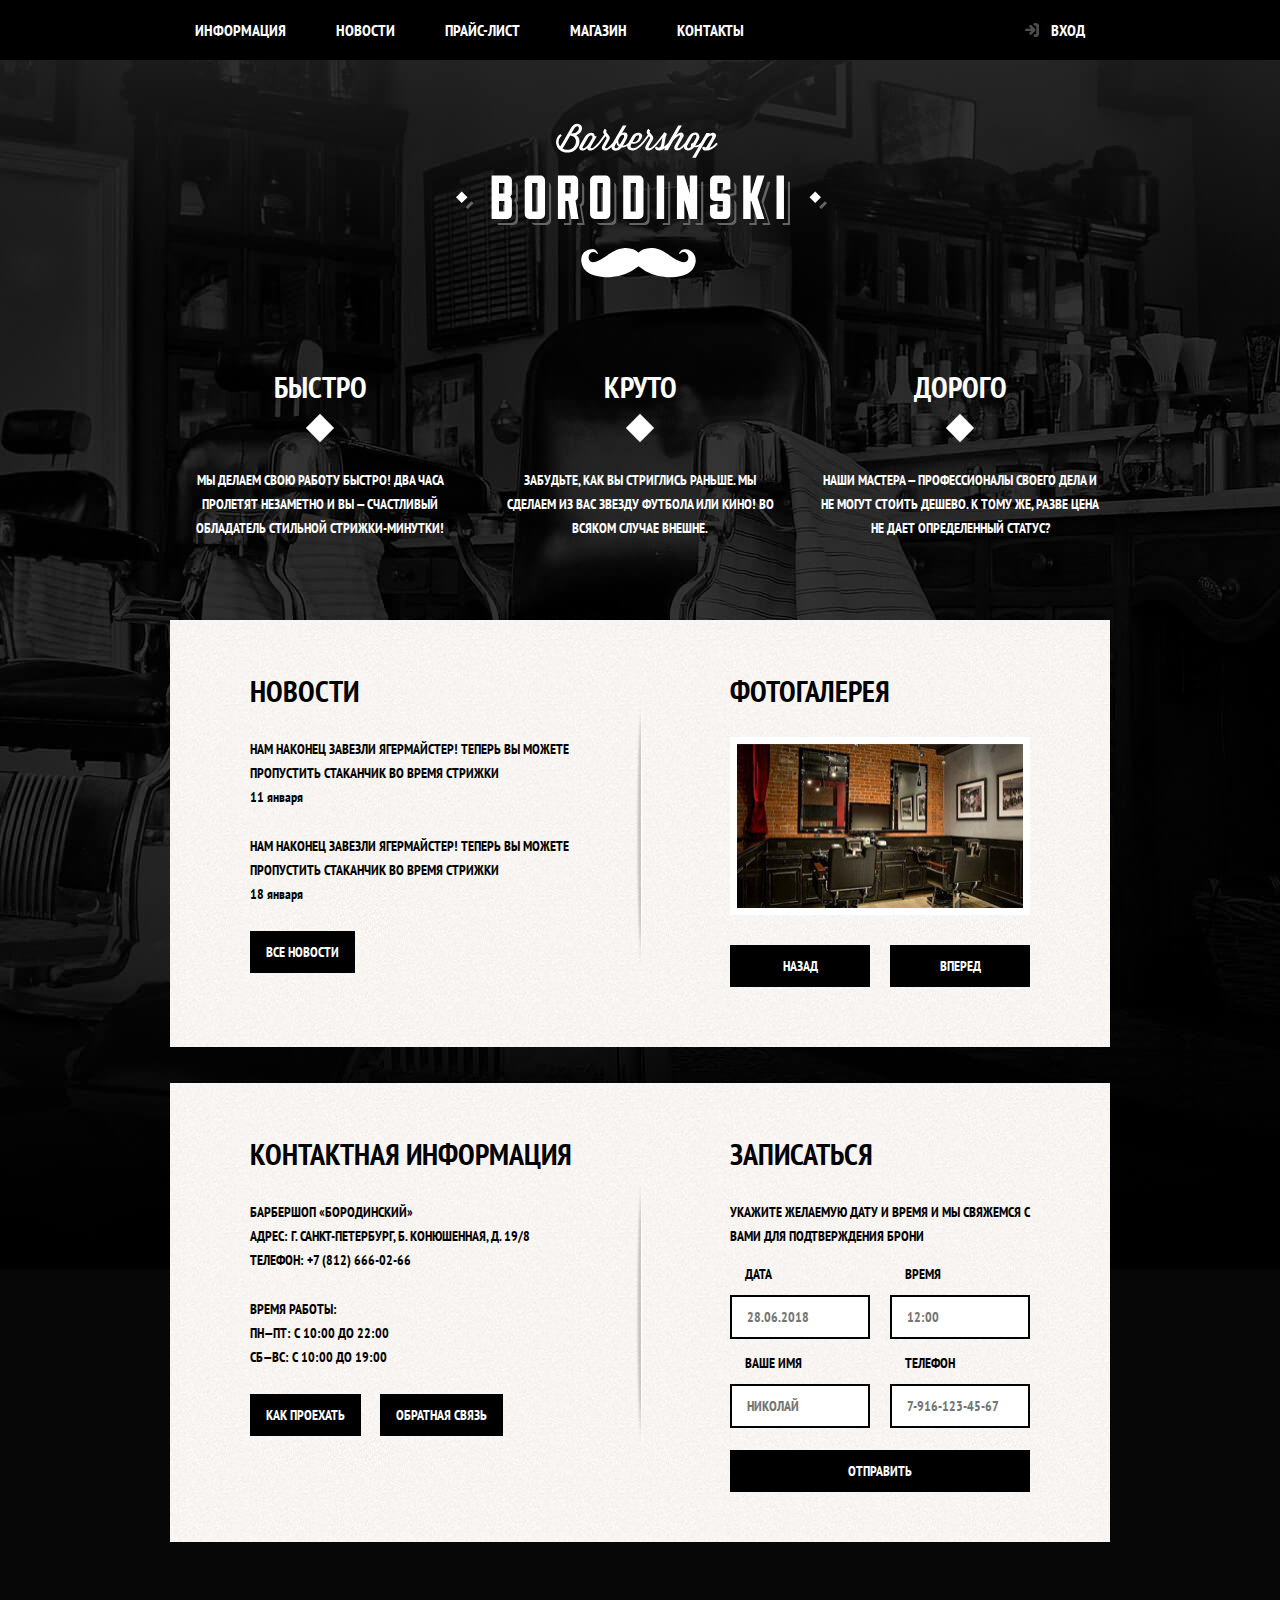
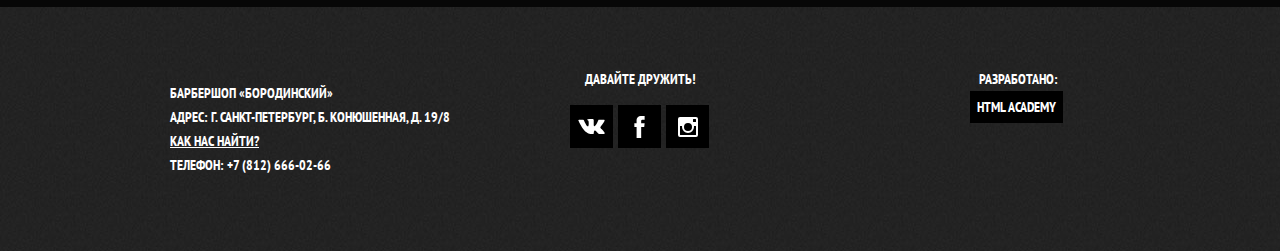
<file: Barbershop/index.html>
<!DOCTYPE html>
<html lang="ru" dir="ltr">
  <head>
    <meta charset="utf-8">
    <title>Barbershop</title>
    <link rel="stylesheet" href="css\normalize.css">
    <link rel="stylesheet" href="https://fonts.googleapis.com/css?family=PT+Sans+Narrow:400,700&amp;subset=cyrillic">
    <link rel="stylesheet" href="css\style.css">
  </head>
  <body>
   <header class="header">
    <nav class="site-navigation">
         <a class="main-header-logo"><img src="img\index-logo.svg" width="371" height="155" alt="логотип Барбершоп"></a>
            <div class="main-navigation-wrapper">
              <div class="container">
                 <ul class="navigation-list">
                    <li><a href="#">Информация</a></li>
                    <li><a href="#">Новости</a></li>
                    <li><a href="#">Прайс-лист</a></li>
                    <li><a href="#">Магазин</a></li>
                    <li><a href="#">Контакты</a></li>
                 </ul>
                 <ul class="user-navigation">
                   <li><a class="login-link" href="#">Вход</a></li>
                </ul>
              </div>
            </div>
   </nav>
 </header>
    <main class="container">
      <h1 class="visually-hidden">Барбершоп "Бородинский"</h1>
      <section class="advantages">
        <h2 class="visually-hidden">Приемущества</h2>
        <ul class="advantages-list">
          <li class="advantages-item">
            <h3>Быстро</h3>
            <p>Мы делаем свою работу быстро! Два часа пролетят незаметно и вы — счастливый обладатель стильной стрижки-минутки!</p>
          </li>
          <li  class="advantages-item">
            <h3>Круто</h3>
            <p>Забудьте, как вы стриглись раньше. Мы сделаем из вас звезду футбола или кино! Во всяком случае внешне.</p>
          </li>
          <li  class="advantages-item">
            <h3>Дорого</h3>
            <p>Наши мастера — профессионалы своего дела и не могут стоить дешево. К тому же, разве цена не дает определенный статус?</p>
          </li>
        </ul>
      </section>
    <div class="index-column">
      <section class="news">
        <h2>Новости</h2>
        <ul class="news-list">
          <li class="news-item">
            <p>Нам наконец завезли Ягермайстер! Теперь вы можете пропустить стаканчик во время стрижки</p>
            <time datatime="2018-01-11">11 января</time>
          </li>
          <li class="news-item">
            <p>Нам наконец завезли Ягермайстер! Теперь вы можете пропустить стаканчик во время стрижки</p>
            <time datatime="2018-01-18">18 января</time>
          </li>
        </ul>
        <button class="button button-news" type="button" name="button">Все новости</button>
      </section>
      <section class="gallery">
        <h2>Фотогалерея</h2>
        <div class="gallery-container">
            <figure class="gallery-content">
              <a href="#"><img src="img\interior.jpg" width="286" height="165" alt="Интерьер"></a>
            </figure>
            <button class="button button-gallery button-gallery-back" type="button" name="feedback">Назад</button>
            <button class="button button-gallery button-gallery-next" type="button" name="next">Вперед</button>
        </div>
      </section>
    </div>
    <div class="index-column">
      <section class="contacts">
        <h2>Контактная информация</h2>
        <ul class="contacts-list">
          <li>
            <p>Барбершоп «Бородинский»<br>
               Адрес: г. Санкт-Петербург,
               Б. Конюшенная, д. 19/8<br>
               Телефон: +7 (812) 666-02-66</p>
          </li>
          <li>
            <p>Время работы: <br>
               пн—пт: с 10:00 до 22:00 <br>
               сб—вс: с 10:00 до 19:00</p>
          </li>
        </ul>
        <a class="button button-map" href="#">Как проехать</a>
        <a class="button button-feedback" href="#">Обратная связь</a>
      </section>
      <section class="appointment">
        <h2>Записаться</h2>
        <p>Укажите желаемую дату и время и мы свяжемся с вами для подтверждения брони</p>
        <form class="appointment-form" action="https://echo.htmlacademy.ru" method="post">
        <p class="appointment-item">
          <label for="data" >Дата</label>
          <input id="data" type="text" name="01.03.2018" placeholder="28.06.2018">
        </p>
        <p class="appointment-item">
          <label for="time">Время</label>
          <input id="time" type="text" name="Время" placeholder="12:00">
        </p>
        <p class="appointment-item">
          <label for="user-name">Ваше имя</label>
          <input id="user-name" type="text" name="user-name" placeholder="Николай">
        </p>
        <p class="appointment-item">
          <label for="phone" >Телефон</label>
          <input id="phone" type="text" name="phone" placeholder="7-916-123-45-67">
        </p>
        <button class="button button-appointment" type="submit" name="button">Отправить</button>
        </form>
      </section>
    </div>
  </div>
    </main>
    <footer class="main-footer">
      <div class="container">
      <div class="footer-contacts">
      <p>Барбершоп «Бородинский» <br>
         Адрес: г. Санкт-Петербург, Б. Конюшенная, д. 19/8<br>
           <a href="#">Как нас найти? </a><br>
           Телефон: +7 (812) 666-02-66
      </p>
    </div>
    <div class="social">
        <b>Давайте дружить!</b>
        <ul class="social-list">
          <li class="social-item">
            <a class="social-button" href="#"><span class="visually-hidden">Вконтакте</span>
            <svg xmlns="http://www.w3.org/2000/svg" width="27" height="15" viewBox="0 0 26.14 14.91"><path d="M26 13.47l-.09-.17a13.55 13.55 0 0 0-2.6-3q-.87-.83-1.1-1.12A1 1 0 0 1 22 8a10.27 10.27 0 0 1 1.22-1.78l.88-1.16q2.35-3.13 2-4L26 .94a.8.8 0 0 0-.4-.22 2.14 2.14 0 0 0-.87 0h-3.92a.51.51 0 0 0-.27 0h-.3a.6.6 0 0 0-.15.14.93.93 0 0 0-.14.24 22.22 22.22 0 0 1-1.46 3.06q-.5.84-.93 1.46a7 7 0 0 1-.71.91 4.94 4.94 0 0 1-.52.47q-.23.18-.35.15l-.23-.05a.9.9 0 0 1-.31-.33 1.49 1.49 0 0 1-.16-.53V1.6a3.14 3.14 0 0 0 0-.62 2.12 2.12 0 0 0-.14-.44.73.73 0 0 0-.28-.33 1.57 1.57 0 0 0-.46-.18A9 9 0 0 0 12.57 0a8.93 8.93 0 0 0-3.25.33 1.83 1.83 0 0 0-.52.41q-.25.3-.07.33a1.67 1.67 0 0 1 1.16.59l.08.16a2.6 2.6 0 0 1 .19.63 6.32 6.32 0 0 1 .12 1 10.59 10.59 0 0 1 0 1.7q-.07.71-.13 1.1a2.21 2.21 0 0 1-.18.64 2.69 2.69 0 0 1-.16.3l-.07.07a1 1 0 0 1-.37.07.86.86 0 0 1-.46-.19 3.27 3.27 0 0 1-.56-.52 7 7 0 0 1-.66-.93q-.37-.6-.76-1.42l-.22-.39q-.2-.38-.56-1.11t-.62-1.43A.9.9 0 0 0 5.2.9h-.07a.93.93 0 0 0-.22-.16A1.44 1.44 0 0 0 4.6.65L.87.68A1 1 0 0 0 .1.94L0 1a.44.44 0 0 0 0 .22 1.08 1.08 0 0 0 .08.37Q.9 3.53 1.86 5.31t1.66 2.87Q4.23 9.27 5 10.24t1 1.24l.37.41.34.33a8.06 8.06 0 0 0 1 .78 16.34 16.34 0 0 0 1.4.9 7.6 7.6 0 0 0 1.79.72 6.19 6.19 0 0 0 2 .22h1.57a1.08 1.08 0 0 0 .72-.3l.05-.07a.9.9 0 0 0 .1-.25 1.38 1.38 0 0 0 0-.37 4.48 4.48 0 0 1 .09-1.05 2.77 2.77 0 0 1 .23-.71 1.74 1.74 0 0 1 .29-.4 1.19 1.19 0 0 1 .23-.2h.11a.86.86 0 0 1 .77.21 4.52 4.52 0 0 1 .83.79q.39.47.93 1.05a6.41 6.41 0 0 0 1 .87l.27.16a3.31 3.31 0 0 0 .71.3 1.53 1.53 0 0 0 .76.07l3.48-.05a1.58 1.58 0 0 0 .8-.17.68.68 0 0 0 .34-.37 1.06 1.06 0 0 0 0-.46 1.71 1.71 0 0 0-.1-.36z" fill="#fff"/>
            </svg>
          </a>
        </li>
          <li class="social-item">
             <a class="social-button" href="#">
                <span class="visually-hidden">Фэйсбук</span>
                <svg xmlns="http://www.w3.org/2000/svg" width="19" height="22" viewBox="0 0 10.15 21.74"><path d="M3.34 1.12A4.77 4.77 0 0 1 6.53 0h3.61v3.81H7.81a1.07 1.07 0 0 0-1.09.83v2.55h3.42c-.08 1.23-.24 2.45-.41 3.67h-3v10.87H2.21V10.86H0V7.21h2.19V3.66a3.83 3.83 0 0 1 1.15-2.54z" fill="#fff"/>
                </svg>
            </a>
          </li>
          <li class="social-item">
             <a class="social-button" href="#">
                <span class="visually-hidden">Инстаграмм</span>
                <svg xmlns="http://www.w3.org/2000/svg" width="20" height="20" viewBox="0 0 20 20"><path d="M18 0H2a2 2 0 0 0-2 2v16a2 2 0 0 0 2 2h16a2 2 0 0 0 2-2V2a2 2 0 0 0-2-2zm-8 6a4 4 0 1 1-4 4 4 4 0 0 1 4-4zM2.5 18a.47.47 0 0 1-.5-.5V9h2.1a3.4 3.4 0 0 0-.1 1 6 6 0 1 0 12 0 3.4 3.4 0 0 0-.1-1H18v8.5a.47.47 0 0 1-.5.5zM18 4.5a.47.47 0 0 1-.5.5h-2a.47.47 0 0 1-.5-.5v-2a.47.47 0 0 1 .5-.5h2a.47.47 0 0 1 .5.5z" fill="#fff"/></svg>
             </a>
          </li>
        </ul>
    </div>
    <div class="developer">
      <b>Разработано:</b>
      <a  class="button" href="https://htmlacademy.ru/">HTML Academy</a>
    </div>
    </div>
    </footer>
    </section>
    <section class="modal modal-login">
    <h2>Личный кабинет</h2>
    <p class="modal-description">Введите пожалуйста свой логин и пароль</p>
    <form class="login-form" action="https://echo.htmlacademy.ru" method="post">
    <p>
       <label class="visually-hidden" for="user-login-cite">Логин</label>
       <input class="login-icon-user" id="user-login-cite" type="text" name="login" placeholder="Логин">
    </p>
    <p>
       <label class="visually-hidden" for="user-password-cite">Пароль</label>
       <input class="login-icon-password" id="user-password-cite" type="password" name="login" placeholder="Пароль">
     </p>
     <p class="login-help">
       <label class="login-checkbox">
       <input class="visually-hidden" type="checkbox" name="remember" value="Запомни меня" checked >
       <span class="checkbox-indikator"></span>
       Запомни меня</label>
       <a class="restore" href="#">Я забыл пароль!</a>
     </p>
     <button class="button button-login" type="submit" name="Войти">Войти</button>
   </form>
   <button class="modal-close" type="button" name="button">Закрыть</button>
 </section>
 <section class="modal modal-map">
   <h2 class="visually-hidden">Как до нас добраться</h2>
   <p><img src="img/map.png" alt="Офис компании: Г. САНКТ-ПЕТЕРБУРГ, УЛ. Б. КОНЮШЕННАЯ 19/8." width="766" height="561"> </p>
   <button class="modal-close" type="button" name="close"></button>
 </section>
 <div class="modal-overlay"></div>
  </body>
</html>
</file>
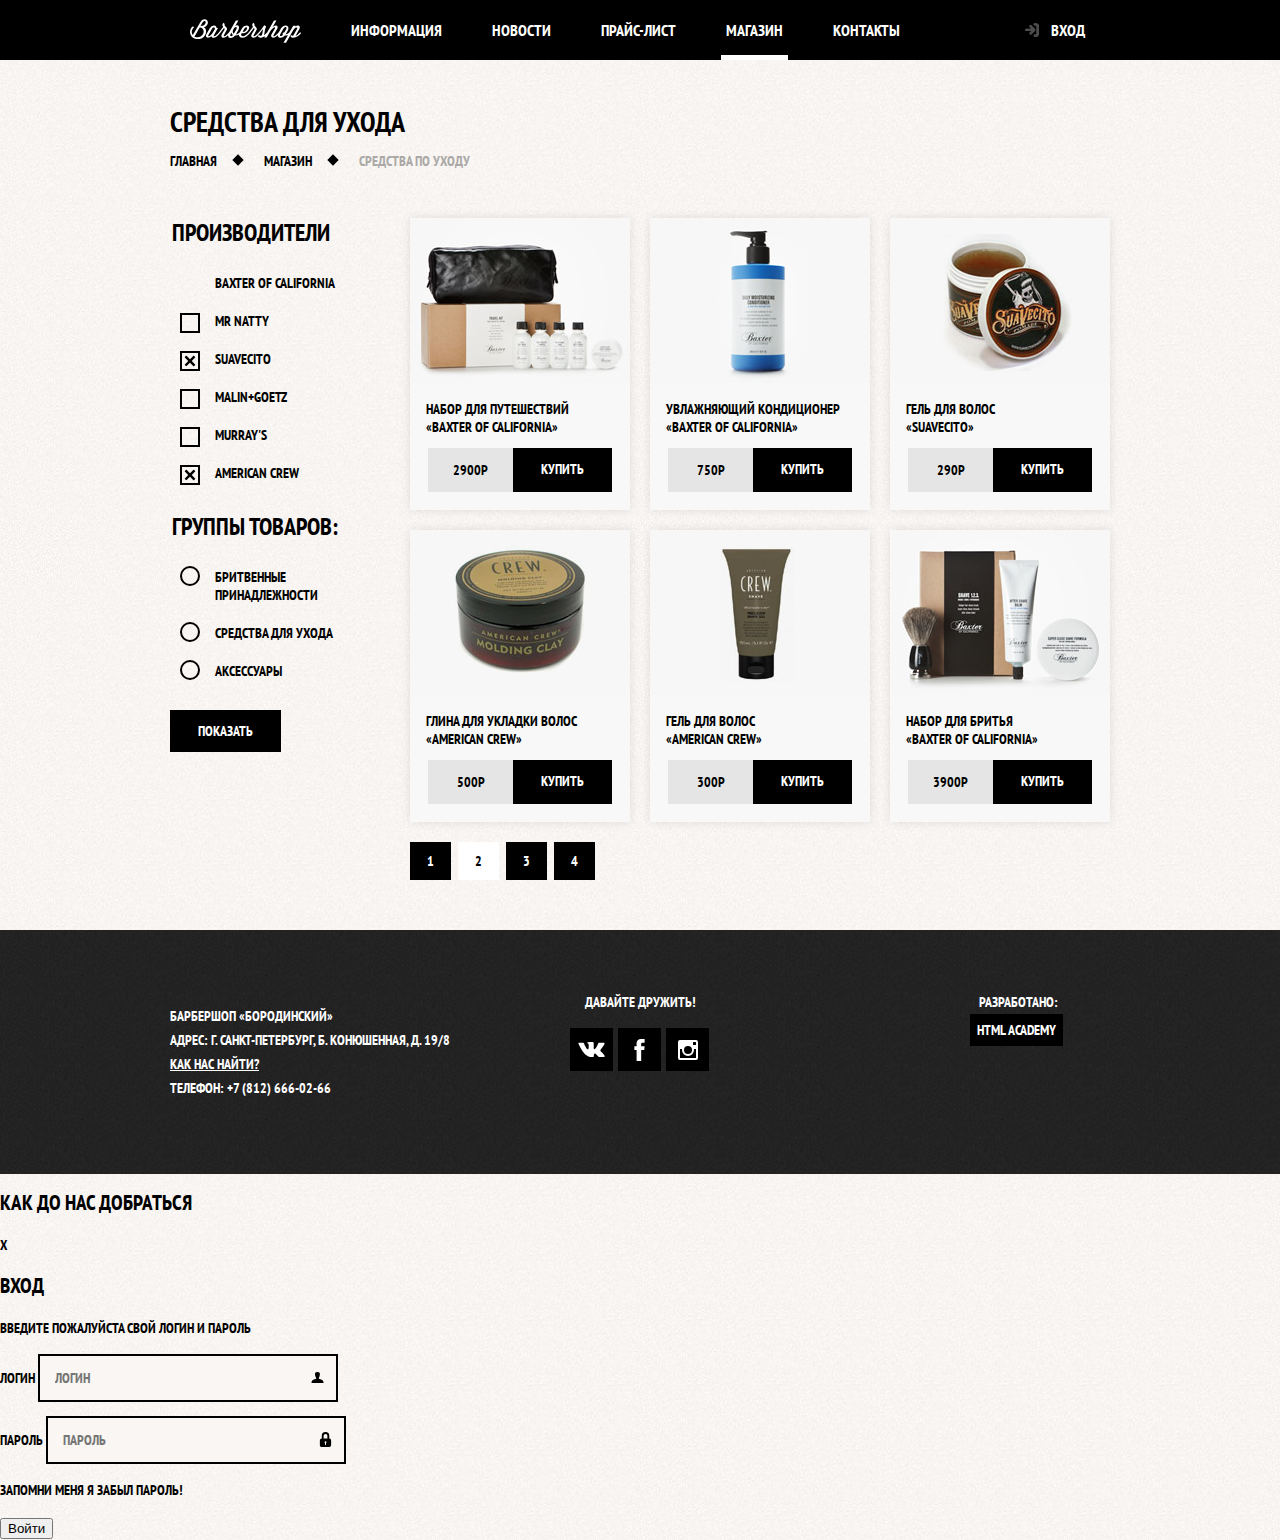
<file: Barbershop/Catalog.html>
<!DOCTYPE html>
<html lang="ru" dir="ltr">
  <head>
    <meta charset="utf-8">
    <title>Barbershop</title>
    <link rel="stylesheet" href="css\normalize.css">
    <link rel="stylesheet" href="https://fonts.googleapis.com/css?family=PT+Sans+Narrow:400,700&amp;subset=cyrillic">
    <link rel="stylesheet" href="css\style.css">
  </head>
  <body class="inner-page">
    <header class="main-header">
    <nav class="main-navigation container">
      <a class="header-logo" href="index.html"><img src="img\logo.svg" width="111" height="24" alt="логотип Барбершоп"></a>
           <ul class="navigation-list">
              <li><a href="#">Информация</a></li>
              <li><a href="#">Новости</a></li>
              <li><a href="#">Прайс-лист</a></li>
              <li class="site-navigation-current"><a href="#">Магазин</a></li>
              <li><a href="#">Контакты</a></li>
           </ul>
           <ul class="user-navigation">
             <li><a class="login-link" href="#">Вход</a></li>
          </ul>
    </nav>
    </header>
    <main class="container">
      <h1 class="page-title">Средства для ухода</h1>
        <ul class="breadcrumbs">
          <li><a href="#">Главная</a></li>
          <li><a href="#">Магазин</a></li>
          <li class="breadcrumbs-current">Средства по уходу</li>
        </ul>
      <div class="catalog-column">
      <section class="filter">
        <h2 class="visually-hidden">Фильтры</h2>
        <form class="filters" action="https://echo.htmlacademy.ru" method="post">
        <fieldset class="brand">
        <Legend>Производители</Legend>
        <ul class="filters-list">
          <li class="filter-options">
             <label  for="Baxter">Baxter of California</label>
             <input class="visually-hidden filter-input filter-input-checkbox " id="Baxter" type="checkbox" name="Baxter of California" checked>
          </li>
          <li class="filter-options">
            <input class="visually-hidden filter-input filter-input-checkbox" id="mr" type="checkbox" name="Mr Natty">
            <label class=" input-checkbox" for="mr">MR NATTY</label>
          </li>
          <li class="filter-options">
            <input class="visually-hidden filter-input-checkbox filter-input" id="Suavecito" type="checkbox" name="SUAVECITO" checked>
            <label for="Suavecito">SUAVECITO</label>
          </li>
          <li class="filter-options">
            <input class="visually-hidden filter-input-checkbox filter-input" id="Malin" type="checkbox" name="Malin+Goetz">
            <label  for="Malin">Malin+Goetz</label>
          </li>
          <li class="filter-options">
            <input class="visually-hidden filter-input-checkbox filter-input" id="MURRAY" type="checkbox" name="MURRAY'S">
            <label for="MURRAY">MURRAY'S</label>
          </li>
          <li class="filter-options">
            <input class="visually-hidden filter-input-checkbox filter-input" id="American" type="checkbox" name="American CREW" checked>
            <label for="American">American CREW</label>
          </li>
        </ul>
      </fildset>
      <fieldset class="product-group-filter">
        <Legend >Группы товаров:</legend>
          <ul class="product-group">
            <li class="filter-options">
              <input id="filter-shave" class="visually-hidden filter-input filter-input-radio" type="radio" name="product-gruop" value="shaving">
             <label for="filter-shave">Бритвенные принадлежности</label>
           </li>
           <li class="filter-options">
             <input id="filter-care" class="visually-hidden filter-input filter-input-radio" type="radio" name="product-gruop" value="care-product">
            <label for="filter-care">Средства для ухода</label>
           </li>
           <li class="filter-options">
             <input id="filter-accessories" class="visually-hidden filter-input filter-input-radio" type="radio" name="product-gruop" value="accessories">
            <label for="filter-accessories">Аксессуары</label>
           </li>
          </ul>
          <button class="button filter-button" type="button" name="show">Показать</button>
      </fieldset>
    </form>
   </section>
      <section class="catalog">
        <h2 class="visually-hidden">Список товаров</h2>
        <ul class="catalog-list">
          <li class="catalog-item">
            <h3>
              <a href="#">
                <span>Набор для путешествий</span>
                <span> «Baxter of California»</span>
              </a>
            </h3>
            <p>
              <a href="#">
              <img src="img\Baxter of California.jpg" width="220" height="165" alt="Набор для путешествий «Baxter of California»">
              </a>
            </p>
            <div class="catalog-item-price">
              <b >2900p</b>
              <a class="button button-pay" href="#">Купить</a>
            </div>
          </li>
          <li class="catalog-item">
            <h3>
               <a href="#">
                 <span>Увлажняющий кондиционер</span>
                 <span>«Baxter of California»</span>
               </a>
            </h3>
            <p>
              <a href="#">
                 <img src="img\conditioner.jpg" width="220" height="165" alt="Увлажняющий кондиционер «Baxter of California»">
              </a>
            </p>
            <div class="catalog-item-price">
              <b>750p</b>
              <a class="button button-pay" href="#">Купить</a>
            </div>
          </li>
          <li class="catalog-item">
            <h3>
              <a href="#">
                <span>Гель для волос</span>
                <span> «Suavecito»</span>
              </a>
            </h3>
             <p>
                <a href="#">
                   <img src="img\gel.jpg" width="220" height="165" alt="Гель для волос «Suavecito»">
               </a>
            </p>
            <div class="catalog-item-price">
            <b>290p</b>
            <a class="button button-pay" href="#">Купить</a>
          </div>
          </li>
          <li class="catalog-item">
            <h3>
                <a href="#">
                   <span>Глина для укладки волос</span>
                   <span> «American crew»</span>
                </a>
            </h3>
            <p>
                <a href="#">
                    <img src="img\clay_american crew.jpg" width="220" height="165" alt="Глина для укладки волос «American crew»">
                </a>
            </p>
            <div class="catalog-item-price">
            <b>500p</b>
            <a class="button button-pay" href="#">Купить</a>
           </div>
          </li>
          <li class="catalog-item">
            <h3>
               <a href="#">
                  <span>Гель для волос</span>
                  <span>«American crew»</span>
               </a>
            </h3>
            <p>
               <a href="#">
                   <img src="img/gel2.jpg" width="220" height="165" alt="Гель для волос «American crew»">
               </a>
            </p>
            <div class="catalog-item-price">
            <b>300p</b>
            <a class="button button-pay" href="#">Купить</a>
          </div>
          </li>
          <li class="catalog-item">
            <h3>
               <a href="#">
                  <span>Набор для бритья</span>
                  <span>«Baxter of California»</span>
               </a>
            </h3>
            <p>
                <a href="#">
                   <img src="img\set_man.jpg" width="220" height="165" alt="Набор для бритья «Baxter of California»">
                </a>
            </p>
            <div class="catalog-item-price">
            <b>3900p</b>
            <a class="button button-pay" href="#">Купить</a>
          </div>
          </li>
        </ul>
        <ul class="pagination-list">
          <li class="pagination-item"><a href="#">1</a></li>
          <li class="pagination-item pagination-item-current"><a href="#">2</a></li>
          <li class="pagination-item"><a href="#">3</a></li>
          <li class="pagination-item"><a href="#">4</a></li>
        </ul>
      </section>
      </div>
      </main>
      <footer class="main-footer">
        <div class="container">
        <div class="footer-contacts">
        <p>Барбершоп «Бородинский» <br>
           Адрес: г. Санкт-Петербург, Б. Конюшенная, д. 19/8<br>
             <a href="#">Как нас найти? </a><br>
             Телефон: +7 (812) 666-02-66
        </p>
      </div>
      <div class="social">
          <b>Давайте дружить!</b>
          <ul class="social-list">
            <li class="social-item">
              <a class="social-button" href="#"><span class="visually-hidden">Вконтакте</span>
              <svg xmlns="http://www.w3.org/2000/svg" width="27" height="15" viewBox="0 0 26.14 14.91"><path d="M26 13.47l-.09-.17a13.55 13.55 0 0 0-2.6-3q-.87-.83-1.1-1.12A1 1 0 0 1 22 8a10.27 10.27 0 0 1 1.22-1.78l.88-1.16q2.35-3.13 2-4L26 .94a.8.8 0 0 0-.4-.22 2.14 2.14 0 0 0-.87 0h-3.92a.51.51 0 0 0-.27 0h-.3a.6.6 0 0 0-.15.14.93.93 0 0 0-.14.24 22.22 22.22 0 0 1-1.46 3.06q-.5.84-.93 1.46a7 7 0 0 1-.71.91 4.94 4.94 0 0 1-.52.47q-.23.18-.35.15l-.23-.05a.9.9 0 0 1-.31-.33 1.49 1.49 0 0 1-.16-.53V1.6a3.14 3.14 0 0 0 0-.62 2.12 2.12 0 0 0-.14-.44.73.73 0 0 0-.28-.33 1.57 1.57 0 0 0-.46-.18A9 9 0 0 0 12.57 0a8.93 8.93 0 0 0-3.25.33 1.83 1.83 0 0 0-.52.41q-.25.3-.07.33a1.67 1.67 0 0 1 1.16.59l.08.16a2.6 2.6 0 0 1 .19.63 6.32 6.32 0 0 1 .12 1 10.59 10.59 0 0 1 0 1.7q-.07.71-.13 1.1a2.21 2.21 0 0 1-.18.64 2.69 2.69 0 0 1-.16.3l-.07.07a1 1 0 0 1-.37.07.86.86 0 0 1-.46-.19 3.27 3.27 0 0 1-.56-.52 7 7 0 0 1-.66-.93q-.37-.6-.76-1.42l-.22-.39q-.2-.38-.56-1.11t-.62-1.43A.9.9 0 0 0 5.2.9h-.07a.93.93 0 0 0-.22-.16A1.44 1.44 0 0 0 4.6.65L.87.68A1 1 0 0 0 .1.94L0 1a.44.44 0 0 0 0 .22 1.08 1.08 0 0 0 .08.37Q.9 3.53 1.86 5.31t1.66 2.87Q4.23 9.27 5 10.24t1 1.24l.37.41.34.33a8.06 8.06 0 0 0 1 .78 16.34 16.34 0 0 0 1.4.9 7.6 7.6 0 0 0 1.79.72 6.19 6.19 0 0 0 2 .22h1.57a1.08 1.08 0 0 0 .72-.3l.05-.07a.9.9 0 0 0 .1-.25 1.38 1.38 0 0 0 0-.37 4.48 4.48 0 0 1 .09-1.05 2.77 2.77 0 0 1 .23-.71 1.74 1.74 0 0 1 .29-.4 1.19 1.19 0 0 1 .23-.2h.11a.86.86 0 0 1 .77.21 4.52 4.52 0 0 1 .83.79q.39.47.93 1.05a6.41 6.41 0 0 0 1 .87l.27.16a3.31 3.31 0 0 0 .71.3 1.53 1.53 0 0 0 .76.07l3.48-.05a1.58 1.58 0 0 0 .8-.17.68.68 0 0 0 .34-.37 1.06 1.06 0 0 0 0-.46 1.71 1.71 0 0 0-.1-.36z" fill="#fff"/>
              </svg>
            </a>
          </li>
            <li class="social-item">
               <a class="social-button" href="#">
                  <span class="visually-hidden">Фэйсбук</span>
                  <svg xmlns="http://www.w3.org/2000/svg" width="19" height="22" viewBox="0 0 10.15 21.74"><path d="M3.34 1.12A4.77 4.77 0 0 1 6.53 0h3.61v3.81H7.81a1.07 1.07 0 0 0-1.09.83v2.55h3.42c-.08 1.23-.24 2.45-.41 3.67h-3v10.87H2.21V10.86H0V7.21h2.19V3.66a3.83 3.83 0 0 1 1.15-2.54z" fill="#fff"/>
                  </svg>
              </a>
            </li>
            <li class="social-item">
               <a class="social-button" href="#">
                  <span class="visually-hidden">Инстаграмм</span>
                  <svg xmlns="http://www.w3.org/2000/svg" width="20" height="20" viewBox="0 0 20 20"><path d="M18 0H2a2 2 0 0 0-2 2v16a2 2 0 0 0 2 2h16a2 2 0 0 0 2-2V2a2 2 0 0 0-2-2zm-8 6a4 4 0 1 1-4 4 4 4 0 0 1 4-4zM2.5 18a.47.47 0 0 1-.5-.5V9h2.1a3.4 3.4 0 0 0-.1 1 6 6 0 1 0 12 0 3.4 3.4 0 0 0-.1-1H18v8.5a.47.47 0 0 1-.5.5zM18 4.5a.47.47 0 0 1-.5.5h-2a.47.47 0 0 1-.5-.5v-2a.47.47 0 0 1 .5-.5h2a.47.47 0 0 1 .5.5z" fill="#fff"/></svg>
               </a>
            </li>
          </ul>
      </div>
      <div class="developer">
        <b>Разработано:</b>
        <a  class="button" href="https://htmlacademy.ru/">HTML Academy</a>
      </div>
      </div>
      </footer>
      <section>
        <h2>Как до нас добраться</h2>
        <span>x</span>
      </section>
    <section>
       <h2>Вход</h2>
       <p>Введите пожалуйста свой логин и пароль</p>
       <form class="login-form" action="https://echo.htmlacademy.ru" method="post">
       <p>
          <label for="user-login-cite visually-hidden" >Логин</label>
          <input class="login-icon-user" id="user-login-cite" type="text" name="login" placeholder="Логин">
       </p>
       <p>
          <label for="user-password-cite visually-hidden" >Пароль</label>
          <input class="login-icon-password" id="user-password-cite" type="password" name="login" placeholder="Пароль">
        </p>
        <p>
          <label class="user-login-remember">
          <input class="visually-hidden" type="checkbox" name="Запомни меня" value="Запомни меня" checked >
          Запомни меня</label>
          <a href="#">Я забыл пароль!</a>
        </p>
        <button class="button-login" type="submit" name="Войти">Войти</button>
      </form>
    </section>
  </body>
</html>
</file>
